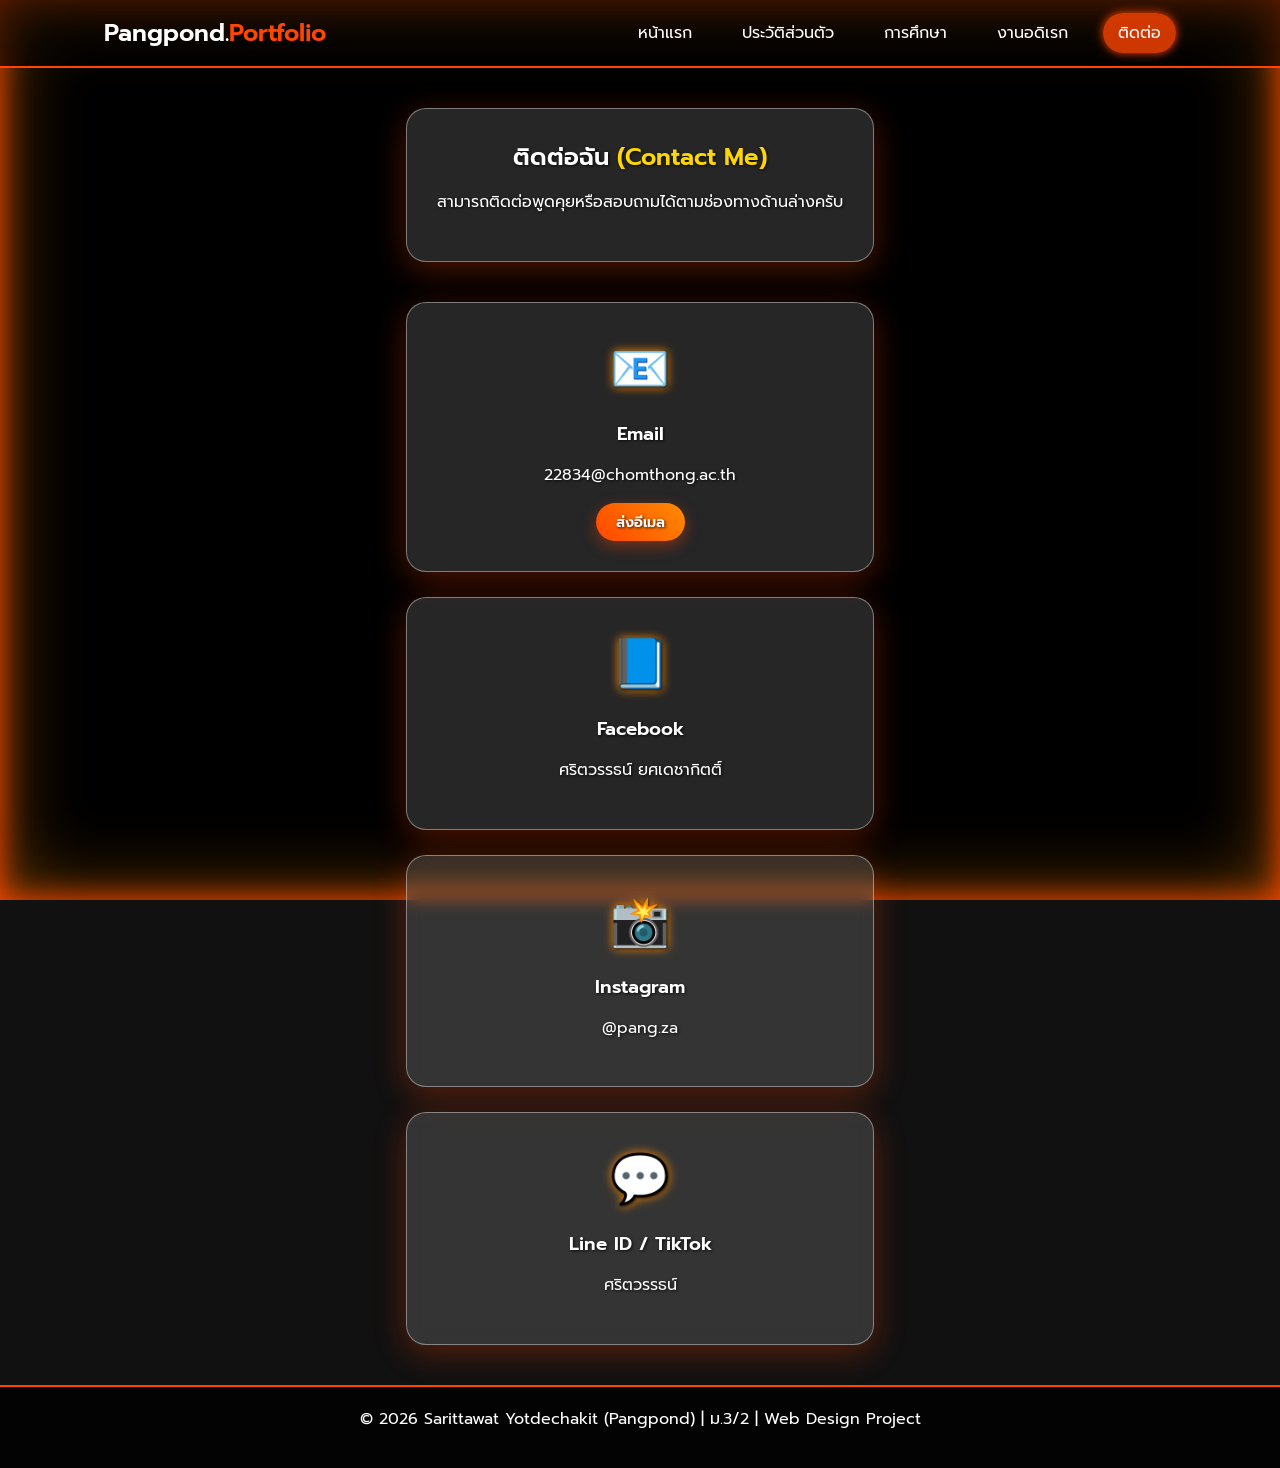
<file: contact.html>
<!DOCTYPE html>
<html lang="th">
<head>
    <meta charset="UTF-8">
    <meta name="viewport" content="width=device-width, initial-scale=1.0">
    <title>Contact - Sarittawat</title>
    <link rel="stylesheet" href="style.css">
</head>
<body>
    <div class="video-wrapper">
        <iframe src="https://www.youtube.com/embed/rTtMtX2B9ps?autoplay=1&mute=0&loop=1&playlist=rTtMtX2B9ps&controls=0&showinfo=0" frameborder="0" allow="autoplay; encrypted-media" allowfullscreen></iframe>
    </div>
    <div class="screen-fire-border"></div>

    <header>
        <nav>
            <div class="logo">Pangpond.<span>Portfolio</span></div>
            <ul class="nav-links">
                <li><a href="index.html">หน้าแรก</a></li>
                <li><a href="profile.html">ประวัติส่วนตัว</a></li>
                <li><a href="education.html">การศึกษา</a></li>
                <li><a href="hobby.html">งานอดิเรก</a></li>
                <li><a href="contact.html" class="active">ติดต่อ</a></li>
            </ul>
        </nav>
    </header>

    <main class="container">
        <section class="section-header glass-card">
            <h2>ติดต่อฉัน <span>(Contact Me)</span></h2>
            <p>สามารถติดต่อพูดคุยหรือสอบถามได้ตามช่องทางด้านล่างครับ</p>
        </section>

        <section class="contact-grid">
            <div class="glass-card contact-card lava-effect">
                <div class="lava-drip"></div>
                <div class="contact-icon">📧</div>
                <h3>Email</h3>
                <p>22834@chomthong.ac.th</p>
                <a href="mailto:22834@chomthong.ac.th" class="btn primary-btn btn-sm">ส่งอีเมล</a>
            </div>

            <div class="glass-card contact-card lava-effect">
                <div class="lava-drip"></div>
                <div class="contact-icon">📘</div>
                <h3>Facebook</h3>
                <p>ศริตวรรธน์ ยศเดชากิตติ์</p>
            </div>

            <div class="glass-card contact-card lava-effect">
                <div class="lava-drip"></div>
                <div class="contact-icon">📸</div>
                <h3>Instagram</h3>
                <p>@pang.za</p>
            </div>

            <div class="glass-card contact-card lava-effect">
                <div class="lava-drip"></div>
                <div class="contact-icon">💬</div>
                <h3>Line ID / TikTok</h3>
                <p>ศริตวรรธน์</p>
            </div>
        </section>
    </main>

    <footer>
        <p>&copy; 2026 Sarittawat Yotdechakit (Pangpond) | ม.3/2 | Web Design Project</p>
    </footer>

    <!-- Scripts -->
    <script>
        document.addEventListener('mousemove', function(e) {
            let spark = document.createElement('div');
            spark.className = 'mouse-spark';
            spark.style.left = e.pageX + 'px';
            spark.style.top = e.pageY + 'px';
            document.body.appendChild(spark);
            setTimeout(() => { spark.remove(); }, 500);
        });
        document.addEventListener('click', function(e) {
            for(let i=0; i<12; i++) {
                let magma = document.createElement('div');
                magma.className = 'magma-blast';
                magma.style.left = e.pageX + 'px';
                magma.style.top = e.pageY + 'px';
                let angle = Math.random() * Math.PI * 2;
                let velocity = 30 + Math.random() * 60;
                magma.style.setProperty('--dx', Math.cos(angle) * velocity + 'px');
                magma.style.setProperty('--dy', Math.sin(angle) * velocity + 'px');
                document.body.appendChild(magma);
                setTimeout(() => { magma.remove(); }, 600);
            }
        });
    </script>
</body>
</html>
</file>
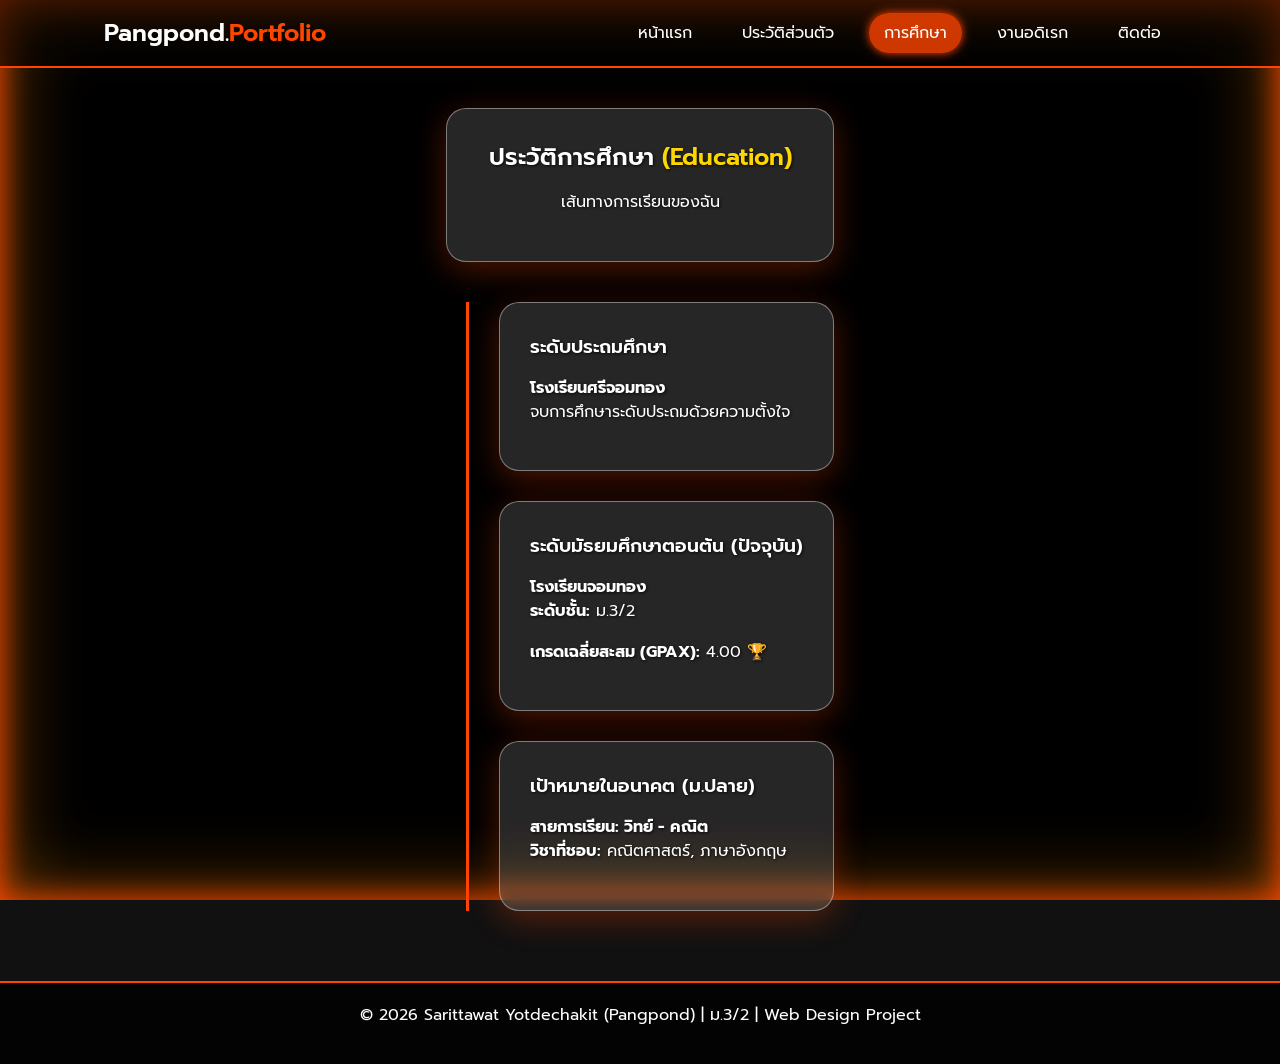
<file: education.html>
<!DOCTYPE html>
<html lang="th">
<head>
    <meta charset="UTF-8">
    <meta name="viewport" content="width=device-width, initial-scale=1.0">
    <title>Education - Sarittawat</title>
    <link rel="stylesheet" href="style.css">
</head>
<body>
    <div class="video-wrapper">
        <iframe src="https://www.youtube.com/embed/rTtMtX2B9ps?autoplay=1&mute=0&loop=1&playlist=rTtMtX2B9ps&controls=0&showinfo=0" frameborder="0" allow="autoplay; encrypted-media" allowfullscreen></iframe>
    </div>
    <div class="screen-fire-border"></div>

    <header>
        <nav>
            <div class="logo">Pangpond.<span>Portfolio</span></div>
            <ul class="nav-links">
                <li><a href="index.html">หน้าแรก</a></li>
                <li><a href="profile.html">ประวัติส่วนตัว</a></li>
                <li><a href="education.html" class="active">การศึกษา</a></li>
                <li><a href="hobby.html">งานอดิเรก</a></li>
                <li><a href="contact.html">ติดต่อ</a></li>
            </ul>
        </nav>
    </header>

    <main class="container">
        <section class="section-header glass-card">
            <h2>ประวัติการศึกษา <span>(Education)</span></h2>
            <p>เส้นทางการเรียนของฉัน</p>
        </section>

        <section class="timeline-section">
            <div class="timeline">
                <div class="timeline-item glass-card lava-effect">
                    <div class="lava-drip"></div>
                    <div class="timeline-dot"></div>
                    <h3>ระดับประถมศึกษา</h3>
                    <h4>โรงเรียนศรีจอมทอง</h4>
                    <p>จบการศึกษาระดับประถมด้วยความตั้งใจ</p>
                </div>
                
                <div class="timeline-item glass-card lava-effect">
                    <div class="lava-drip"></div>
                    <div class="timeline-dot"></div>
                    <h3>ระดับมัธยมศึกษาตอนต้น (ปัจจุบัน)</h3>
                    <h4>โรงเรียนจอมทอง</h4>
                    <p><strong>ระดับชั้น:</strong> ม.3/2</p>
                    <p><strong>เกรดเฉลี่ยสะสม (GPAX):</strong> 4.00 🏆</p>
                </div>

                <div class="timeline-item glass-card lava-effect">
                    <div class="lava-drip"></div>
                    <div class="timeline-dot"></div>
                    <h3>เป้าหมายในอนาคต (ม.ปลาย)</h3>
                    <h4>สายการเรียน: วิทย์ - คณิต</h4>
                    <p><strong>วิชาที่ชอบ:</strong> คณิตศาสตร์, ภาษาอังกฤษ</p>
                </div>
            </div>
        </section>
    </main>

    <footer>
        <p>&copy; 2026 Sarittawat Yotdechakit (Pangpond) | ม.3/2 | Web Design Project</p>
    </footer>

    <!-- Scripts -->
    <script>
        document.addEventListener('mousemove', function(e) {
            let spark = document.createElement('div');
            spark.className = 'mouse-spark';
            spark.style.left = e.pageX + 'px';
            spark.style.top = e.pageY + 'px';
            document.body.appendChild(spark);
            setTimeout(() => { spark.remove(); }, 500);
        });
        document.addEventListener('click', function(e) {
            for(let i=0; i<12; i++) {
                let magma = document.createElement('div');
                magma.className = 'magma-blast';
                magma.style.left = e.pageX + 'px';
                magma.style.top = e.pageY + 'px';
                let angle = Math.random() * Math.PI * 2;
                let velocity = 30 + Math.random() * 60;
                magma.style.setProperty('--dx', Math.cos(angle) * velocity + 'px');
                magma.style.setProperty('--dy', Math.sin(angle) * velocity + 'px');
                document.body.appendChild(magma);
                setTimeout(() => { magma.remove(); }, 600);
            }
        });
    </script>
</body>
</html>
</file>
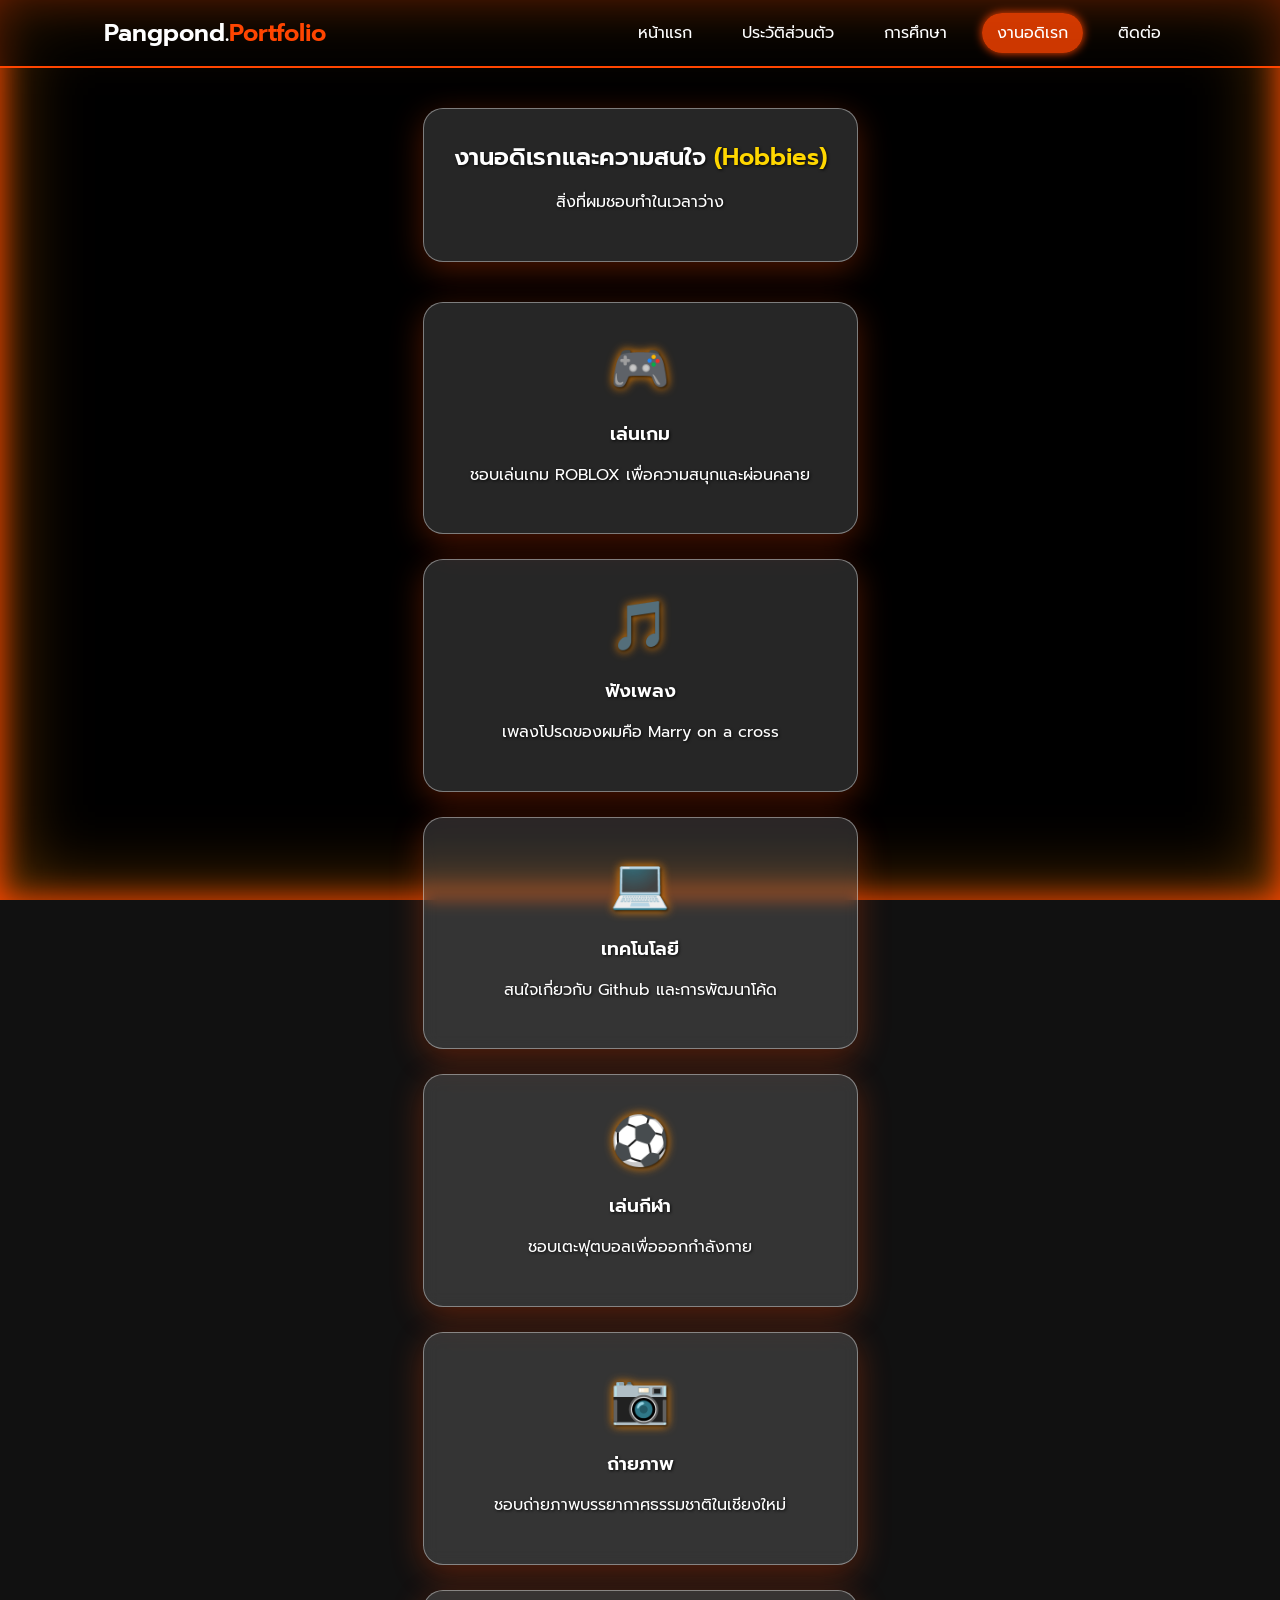
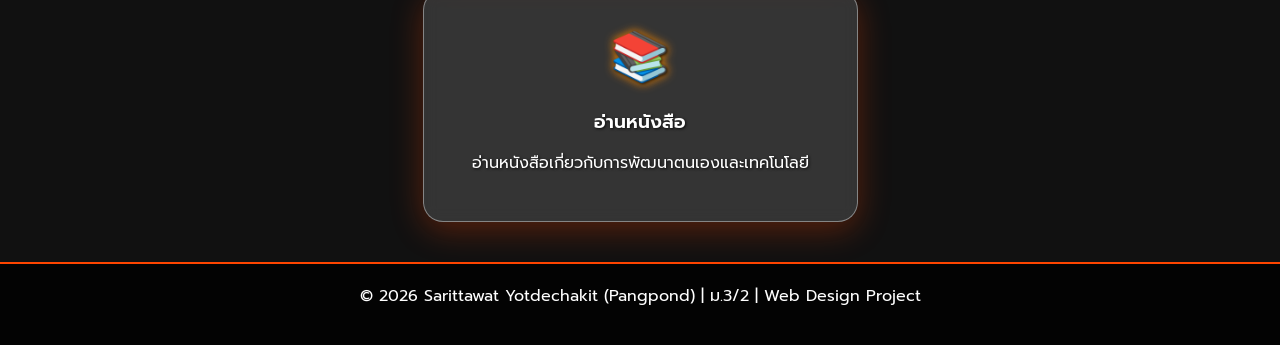
<file: hobby.html>
<!DOCTYPE html>
<html lang="th">
<head>
    <meta charset="UTF-8">
    <meta name="viewport" content="width=device-width, initial-scale=1.0">
    <title>Hobbies - Sarittawat</title>
    <link rel="stylesheet" href="style.css">
</head>
<body>
    <div class="video-wrapper">
        <iframe src="https://www.youtube.com/embed/rTtMtX2B9ps?autoplay=1&mute=0&loop=1&playlist=rTtMtX2B9ps&controls=0&showinfo=0" frameborder="0" allow="autoplay; encrypted-media" allowfullscreen></iframe>
    </div>
    <div class="screen-fire-border"></div>

    <header>
        <nav>
            <div class="logo">Pangpond.<span>Portfolio</span></div>
            <ul class="nav-links">
                <li><a href="index.html">หน้าแรก</a></li>
                <li><a href="profile.html">ประวัติส่วนตัว</a></li>
                <li><a href="education.html">การศึกษา</a></li>
                <li><a href="hobby.html" class="active">งานอดิเรก</a></li>
                <li><a href="contact.html">ติดต่อ</a></li>
            </ul>
        </nav>
    </header>

    <main class="container">
        <section class="section-header glass-card">
            <h2>งานอดิเรกและความสนใจ <span>(Hobbies)</span></h2>
            <p>สิ่งที่ผมชอบทำในเวลาว่าง</p>
        </section>

        <section class="hobby-grid">
            <div class="glass-card hobby-card lava-effect">
                <div class="lava-drip"></div>
                <div class="hobby-icon">🎮</div>
                <h3>เล่นเกม</h3>
                <p>ชอบเล่นเกม ROBLOX เพื่อความสนุกและผ่อนคลาย</p>
            </div>

            <div class="glass-card hobby-card lava-effect">
                <div class="lava-drip"></div>
                <div class="hobby-icon">🎵</div>
                <h3>ฟังเพลง</h3>
                <p>เพลงโปรดของผมคือ Marry on a cross</p>
            </div>

            <div class="glass-card hobby-card lava-effect">
                <div class="lava-drip"></div>
                <div class="hobby-icon">💻</div>
                <h3>เทคโนโลยี</h3>
                <p>สนใจเกี่ยวกับ Github และการพัฒนาโค้ด</p>
            </div>

            <div class="glass-card hobby-card lava-effect">
                <div class="lava-drip"></div>
                <div class="hobby-icon">⚽</div>
                <h3>เล่นกีฬา</h3>
                <p>ชอบเตะฟุตบอลเพื่อออกกำลังกาย</p>
            </div>

            <div class="glass-card hobby-card lava-effect">
                <div class="lava-drip"></div>
                <div class="hobby-icon">📷</div>
                <h3>ถ่ายภาพ</h3>
                <p>ชอบถ่ายภาพบรรยากาศธรรมชาติในเชียงใหม่</p>
            </div>

            <div class="glass-card hobby-card lava-effect">
                <div class="lava-drip"></div>
                <div class="hobby-icon">📚</div>
                <h3>อ่านหนังสือ</h3>
                <p>อ่านหนังสือเกี่ยวกับการพัฒนาตนเองและเทคโนโลยี</p>
            </div>
        </section>
    </main>

    <footer>
        <p>&copy; 2026 Sarittawat Yotdechakit (Pangpond) | ม.3/2 | Web Design Project</p>
    </footer>

    <!-- Scripts -->
    <script>
        document.addEventListener('mousemove', function(e) {
            let spark = document.createElement('div');
            spark.className = 'mouse-spark';
            spark.style.left = e.pageX + 'px';
            spark.style.top = e.pageY + 'px';
            document.body.appendChild(spark);
            setTimeout(() => { spark.remove(); }, 500);
        });
        document.addEventListener('click', function(e) {
            for(let i=0; i<12; i++) {
                let magma = document.createElement('div');
                magma.className = 'magma-blast';
                magma.style.left = e.pageX + 'px';
                magma.style.top = e.pageY + 'px';
                let angle = Math.random() * Math.PI * 2;
                let velocity = 30 + Math.random() * 60;
                magma.style.setProperty('--dx', Math.cos(angle) * velocity + 'px');
                magma.style.setProperty('--dy', Math.sin(angle) * velocity + 'px');
                document.body.appendChild(magma);
                setTimeout(() => { magma.remove(); }, 600);
            }
        });
    </script>
</body>
</html>
</file>
<file: style.css>
/* =========================================
   CSS Reset & Variables (Magma Theme)
========================================= */
@import url('https://fonts.googleapis.com/css2?family=Prompt:wght@300;400;600&display=swap');

:root {
    --primary-color: #ff4500;
    --secondary-color: #ff8c00;
    --accent-color: #ffd700;
    --text-light: #ffffff;
    --text-dark: #333333;
    --glass-bg: rgba(255, 255, 255, 0.15); /* สว่างๆ ให้เห็นวิดีโอ */
    --glass-border: rgba(255, 255, 255, 0.4);
    --glass-shadow: 0 8px 32px 0 rgba(255, 69, 0, 0.3);
}

* {
    margin: 0;
    padding: 0;
    box-sizing: border-box;
    font-family: 'Prompt', sans-serif;
    /* Custom Cursor รูปนก */
    cursor: url('https://cdn-icons-png.flaticon.com/32/3069/3069186.png'), auto;
}

body {
    background-color: #111;
    color: var(--text-light);
    overflow-x: hidden;
    min-height: 100vh;
    display: flex;
    flex-direction: column;
}

/* =========================================
   Background & Ambient Effects
========================================= */
.video-wrapper {
    position: fixed;
    top: 0; left: 0; width: 100vw; height: 100vh;
    z-index: -2;
    overflow: hidden;
    background: #000;
}

.video-wrapper iframe {
    width: 100vw;
    height: 56.25vw; /* 16:9 Aspect Ratio */
    min-height: 100vh;
    min-width: 177.77vh;
    position: absolute;
    top: 50%; left: 50%;
    transform: translate(-50%, -50%);
    pointer-events: none;
    filter: brightness(1.2) contrast(1.1);
}

.screen-fire-border {
    position: fixed;
    top: 0; left: 0; width: 100vw; height: 100vh;
    pointer-events: none;
    z-index: -1;
    box-shadow: inset 0 0 30px #ff4500, inset 0 0 80px rgba(255, 140, 0, 0.5);
    animation: firePulse 3s infinite alternate;
}

@keyframes firePulse {
    0% { box-shadow: inset 0 0 20px #ff4500, inset 0 0 50px rgba(255, 140, 0, 0.4); }
    100% { box-shadow: inset 0 0 40px #ff0000, inset 0 0 100px rgba(255, 69, 0, 0.7); }
}

/* =========================================
   Preloader (หน้าโหลดแบบแม็กม่า)
========================================= */
#preloader {
    position: fixed;
    top: 0; left: 0; width: 100vw; height: 100vh;
    background: #000;
    z-index: 99999;
    display: flex;
    flex-direction: column;
    justify-content: center;
    align-items: center;
    transition: opacity 0.5s ease;
}
#preloader img {
    width: 250px;
    border-radius: 20px;
    box-shadow: 0 0 40px #ff4500;
    animation: heartbeat 1s infinite;
}
#preloader p {
    margin-top: 20px;
    font-size: 1.2rem;
    color: var(--accent-color);
    letter-spacing: 2px;
}
@keyframes heartbeat {
    0% { transform: scale(1); }
    50% { transform: scale(1.05); }
    100% { transform: scale(1); }
}

/* =========================================
   JS Particles (Sparkles & Magma)
========================================= */
.mouse-spark {
    position: absolute; width: 8px; height: 8px;
    background: #ffdb58; border-radius: 50%;
    pointer-events: none; z-index: 9999;
    box-shadow: 0 0 10px #ff4500, 0 0 20px #ff8c00;
    animation: fadeSpark 0.5s linear forwards;
}
@keyframes fadeSpark {
    to { opacity: 0; transform: translateY(20px) scale(0); }
}

.magma-blast {
    position: absolute; width: 12px; height: 12px;
    background: #ff4500; border-radius: 50%;
    pointer-events: none; z-index: 9999;
    box-shadow: 0 0 15px #ff0000;
    animation: explode 0.6s ease-out forwards;
}
@keyframes explode {
    100% { transform: translate(var(--dx), var(--dy)) scale(0); opacity: 0; }
}

/* =========================================
   Glassmorphism Card & Lava Effect
========================================= */
.glass-card {
    background: var(--glass-bg);
    backdrop-filter: blur(8px);
    -webkit-backdrop-filter: blur(8px);
    border: 1px solid var(--glass-border);
    border-radius: 20px;
    padding: 30px;
    box-shadow: var(--glass-shadow);
    color: #fff;
    text-shadow: 1px 1px 3px rgba(0,0,0,0.8);
    position: relative;
    overflow: hidden;
}

/* ลาวาหยดบนการ์ด */
.lava-effect { position: relative; }
.lava-drip {
    position: absolute; top: -50px; left: 0;
    width: 100%; height: 50px;
    background: radial-gradient(circle, #ff4500 20%, transparent 60%);
    background-size: 30px 30px;
    opacity: 0.8;
    animation: dripping 4s infinite linear;
    z-index: -1;
}
@keyframes dripping {
    0% { transform: translateY(0) scaleY(1); opacity: 0.8; }
    80% { opacity: 0.4; }
    100% { transform: translateY(150px) scaleY(2); opacity: 0; }
}

/* =========================================
   Typography & Buttons
========================================= */
h1, h2, h3 { margin-bottom: 15px; font-weight: 600; }
h1 span, h2 span { color: var(--accent-color); }
p { line-height: 1.6; margin-bottom: 15px; }

.btn {
    display: inline-block;
    padding: 12px 25px;
    border-radius: 30px;
    text-decoration: none;
    font-weight: 600;
    transition: all 0.3s ease;
    border: none;
    text-align: center;
}
.btn-sm { padding: 8px 20px; font-size: 0.9rem; }
.primary-btn {
    background: linear-gradient(45deg, #ff4500, #ff8c00);
    color: #fff;
    box-shadow: 0 5px 15px rgba(255, 69, 0, 0.4);
}
.primary-btn:hover {
    transform: translateY(-3px);
    box-shadow: 0 8px 20px rgba(255, 69, 0, 0.6);
}
.secondary-btn {
    background: transparent;
    color: #fff;
    border: 2px solid var(--accent-color);
}
.secondary-btn:hover {
    background: var(--accent-color);
    color: #000;
}

/* =========================================
   Navigation Bar
========================================= */
header {
    position: sticky; top: 0; z-index: 1000;
    background: rgba(0, 0, 0, 0.6);
    backdrop-filter: blur(10px);
    border-bottom: 2px solid #ff4500;
}
nav {
    display: flex; justify-content: space-between; align-items: center;
    padding: 15px 5%; max-width: 1200px; margin: auto;
}
.logo { font-size: 1.5rem; font-weight: 600; color: #fff; }
.logo span { color: var(--primary-color); }
.nav-links { list-style: none; display: flex; gap: 20px; }
.nav-links a {
    color: #fff; text-decoration: none; font-weight: 400;
    padding: 8px 15px; border-radius: 20px; transition: 0.3s;
}
.nav-links a:hover, .nav-links a.active {
    background: rgba(255, 69, 0, 0.8);
    box-shadow: 0 0 10px #ff4500;
}

/* =========================================
   Main Container
========================================= */
.container {
    max-width: 1100px; margin: 40px auto; padding: 0 20px;
    flex-grow: 1;
}
.section-header { text-align: center; margin-bottom: 40px; }

/* =========================================
   Hero Section (Index)
========================================= */
.hero-section {
    display: flex; align-items: center; justify-content: space-between;
    max-width: 1100px; margin: auto; padding: 60px 20px;
    min-height: 80vh; gap: 40px;
}
.hero-content { flex: 1; }
.tagline { font-size: 1.2rem; color: #ffd700; }
.quote { font-style: italic; opacity: 0.9; }
.hero-buttons { margin-top: 25px; display: flex; gap: 15px; }

.hero-image { flex: 1; display: flex; justify-content: center; }
.img-wrapper {
    width: 300px; height: 300px; border-radius: 50%;
    padding: 10px; background: linear-gradient(45deg, #ff4500, #ff8c00);
    animation: float 4s ease-in-out infinite;
}
.img-wrapper img {
    width: 100%; height: 100%; object-fit: cover;
    border-radius: 50%; border: 4px solid #fff;
}
@keyframes float {
    0%, 100% { transform: translateY(0); }
    50% { transform: translateY(-15px); }
}

/* =========================================
   Profile Layout
========================================= */
.profile-layout {
    display: grid; grid-template-columns: 1fr 2fr; gap: 30px;
}
.profile-image-col { text-align: center; }
.profile-image-col img {
    width: 200px; height: 200px; border-radius: 50%;
    border: 4px solid #ff4500; margin-bottom: 15px;
}
.profile-info-col { display: flex; flex-direction: column; gap: 20px; }
.info-card ul { list-style: none; }
.info-card li { margin-bottom: 10px; border-bottom: 1px solid rgba(255,255,255,0.2); padding-bottom: 5px; }

/* =========================================
   Education Timeline
========================================= */
.timeline {
    position: relative; border-left: 3px solid #ff4500;
    margin-left: 20px; padding-left: 30px;
}
.timeline-item { margin-bottom: 30px; position: relative; }
.timeline-dot {
    position: absolute; left: -48px; top: 20px;
    width: 20px; height: 20px; border-radius: 50%;
    background: #ff8c00; border: 3px solid #fff;
    box-shadow: 0 0 15px #ff4500;
}

/* =========================================
   Hobby & Contact Grid
========================================= */
.hobby-grid, .contact-grid {
    display: grid; grid-template-columns: repeat(auto-fit, minmax(280px, 1fr)); gap: 25px;
}
.hobby-card, .contact-card {
    text-align: center; transition: transform 0.3s ease;
}
.hobby-card:hover, .contact-card:hover {
    transform: translateY(-10px);
}
.hobby-icon, .contact-icon {
    font-size: 3rem; margin-bottom: 15px; filter: drop-shadow(0 0 5px #ff8c00);
}

/* =========================================
   Footer
========================================= */
footer {
    background: rgba(0, 0, 0, 0.8);
    text-align: center; padding: 20px; margin-top: auto;
    border-top: 2px solid #ff4500;
}

/* =========================================
   Responsive Design
========================================= */
@media (max-width: 768px) {
    .nav-links { display: flex; flex-wrap: wrap; justify-content: center; gap: 10px; margin-top: 10px; }
    nav { flex-direction: column; text-align: center; }
    .hero-section { flex-direction: column; text-align: center; }
    .profile-layout { grid-template-columns: 1fr; }
    .hero-buttons { justify-content: center; }
}
</file>
